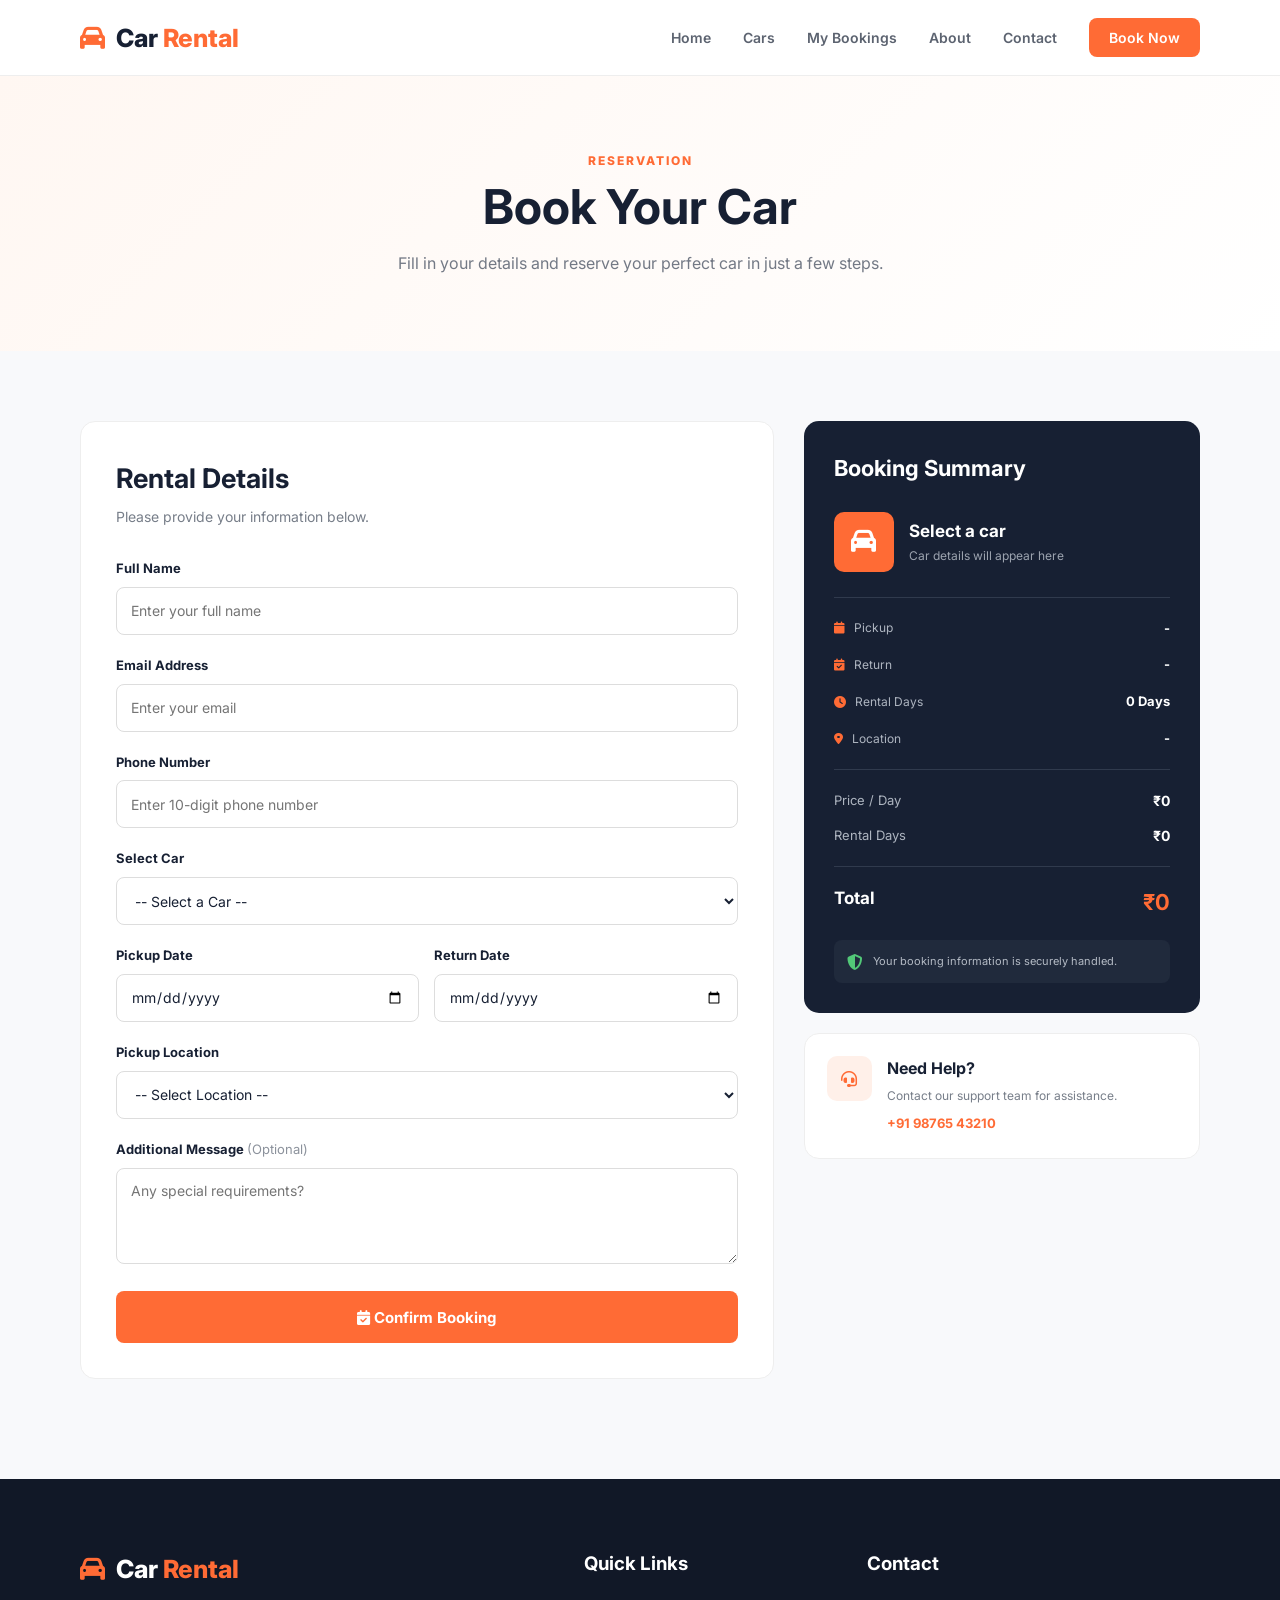
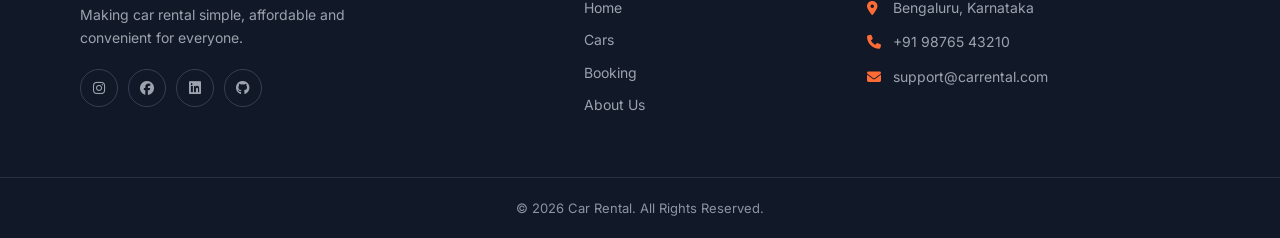
<file: booking.html>
<!DOCTYPE html>
<html lang="en">

<head>

    <meta charset="UTF-8">

    <meta
        name="viewport"
        content="width=device-width, initial-scale=1.0"
    >

    <title>Book a Car | Car Rental</title>

    <!-- CSS -->
    <link
        rel="stylesheet"
        href="css/style.css"
    >

    <!-- Google Font -->
    <link
        rel="preconnect"
        href="https://fonts.googleapis.com"
    >

    <link
        rel="preconnect"
        href="https://fonts.gstatic.com"
        crossorigin
    >

    <link
        href="https://fonts.googleapis.com/css2?family=Inter:wght@400;500;600;700;800&display=swap"
        rel="stylesheet"
    >

    <!-- Font Awesome -->
    <link
        rel="stylesheet"
        href="https://cdnjs.cloudflare.com/ajax/libs/font-awesome/6.5.2/css/all.min.css"
    >

</head>


<body>


    <!-- =========================
         NAVIGATION
    ========================== -->

    <header class="header">

        <nav class="navbar container">


            <!-- Logo -->

            <a
                href="index.html"
                class="logo"
            >

                <i class="fa-solid fa-car"></i>

                Car <span>Rental</span>

            </a>


            <!-- Mobile Menu -->

            <button
                class="menu-btn"
                id="menuBtn"
            >

                <i class="fa-solid fa-bars"></i>

            </button>


            <!-- Navigation -->

            <ul
                class="nav-links"
                id="navLinks"
            >

                <li>

                    <a href="index.html">
                        Home
                    </a>

                </li>


                <li>

                    <a href="cars.html">
                        Cars
                    </a>

                </li>


                <li>
                    <a href="bookings.html">
                       My Bookings
                    </a>
                </li>

                <li>

                    <a href="index.html#about">
                        About
                    </a>

                </li>


                <li>

                    <a href="index.html#contact">
                        Contact
                    </a>

                </li>


                <li>

                    <a
                        href="booking.html"
                        class="nav-book-btn active"
                    >
                        Book Now
                    </a>

                </li>

            </ul>

        </nav>

    </header>



    <!-- =========================
         PAGE HEADER
    ========================== -->

    <section class="page-header">

        <div class="container">

            <p class="section-label">
                RESERVATION
            </p>

            <h1>
                Book Your Car
            </h1>

            <p>
                Fill in your details and reserve your
                perfect car in just a few steps.
            </p>

        </div>

    </section>



    <!-- =========================
         BOOKING SECTION
    ========================== -->

    <section class="booking-section">

        <div class="container booking-grid">


            <!-- =========================
                 BOOKING FORM
            ========================== -->

            <div class="booking-form-card">

                <div class="booking-heading">

                    <h2>
                        Rental Details
                    </h2>

                    <p>
                        Please provide your information below.
                    </p>

                </div>


                <form id="bookingForm">


                    <!-- Customer Name -->

                    <div class="form-group">

                        <label for="customerName">
                            Full Name
                        </label>

                        <input
                            type="text"
                            id="customerName"
                            placeholder="Enter your full name"
                            required
                        >

                        <small
                            class="error-message"
                            id="nameError"
                        ></small>

                    </div>



                    <!-- Email -->

                    <div class="form-group">

                        <label for="customerEmail">
                            Email Address
                        </label>

                        <input
                            type="email"
                            id="customerEmail"
                            placeholder="Enter your email"
                            required
                        >

                        <small
                            class="error-message"
                            id="emailError"
                        ></small>

                    </div>



                    <!-- Phone -->

                    <div class="form-group">

                        <label for="customerPhone">
                            Phone Number
                        </label>

                        <input
                            type="tel"
                            id="customerPhone"
                            placeholder="Enter 10-digit phone number"
                            maxlength="10"
                            required
                        >

                        <small
                            class="error-message"
                            id="phoneError"
                        ></small>

                    </div>



                    <!-- Car -->

                    <div class="form-group">

                        <label for="carSelect">
                            Select Car
                        </label>

                        <select
                            id="carSelect"
                            required
                        >

                            <option value="">
                                -- Select a Car --
                            </option>

                        </select>

                        <small
                            class="error-message"
                            id="carError"
                        ></small>

                    </div>



                    <!-- Dates -->

                    <div class="date-grid">


                        <!-- Pickup -->

                        <div class="form-group">

                            <label for="pickupDate">
                                Pickup Date
                            </label>

                            <input
                                type="date"
                                id="pickupDate"
                                required
                            >

                        </div>



                        <!-- Return -->

                        <div class="form-group">

                            <label for="returnDate">
                                Return Date
                            </label>

                            <input
                                type="date"
                                id="returnDate"
                                required
                            >

                        </div>

                    </div>



                    <!-- Pickup Location -->

                    <div class="form-group">

                        <label for="pickupLocation">
                            Pickup Location
                        </label>

                        <select id="pickupLocation" required>

                            <option value="">
                                -- Select Location --
                            </option>

                            <option value="Bengaluru">
                                Bengaluru
                            </option>

                            <option value="Yelahanka">
                                Yelahanka
                            </option>

                            <option value="Hebbal">
                                Hebbal
                            </option>

                            <option value="Electronic City">
                                Electronic City
                            </option>

                        </select>

                    </div>



                    <!-- Additional Message -->

                    <div class="form-group">

                        <label for="message">
                            Additional Message
                            <span>(Optional)</span>
                        </label>

                        <textarea
                            id="message"
                            rows="4"
                            placeholder="Any special requirements?"
                        ></textarea>

                    </div>



                    <!-- Submit -->

                    <button
                        type="submit"
                        class="booking-submit-btn"
                    >

                        <i class="fa-solid fa-calendar-check"></i>

                        Confirm Booking

                    </button>

                </form>

            </div>



            <!-- =========================
                 BOOKING SUMMARY
            ========================== -->

            <div class="booking-summary">


                <div class="summary-card">


                    <h2>
                        Booking Summary
                    </h2>


                    <!-- Selected Car -->

                    <div
                        class="summary-car"
                        id="summaryCar"
                    >

                        <div class="summary-car-icon">

                            <i class="fa-solid fa-car"></i>

                        </div>

                        <div>

                            <h3 id="summaryCarName">
                                Select a car
                            </h3>

                            <p id="summaryCarCategory">
                                Car details will appear here
                            </p>

                        </div>

                    </div>



                    <!-- Rental Information -->

                    <div class="summary-details">


                        <div>

                            <span>
                                <i class="fa-solid fa-calendar"></i>
                                Pickup
                            </span>

                            <strong id="summaryPickup">
                                -
                            </strong>

                        </div>


                        <div>

                            <span>
                                <i class="fa-solid fa-calendar-check"></i>
                                Return
                            </span>

                            <strong id="summaryReturn">
                                -
                            </strong>

                        </div>


                        <div>

                            <span>
                                <i class="fa-solid fa-clock"></i>
                                Rental Days
                            </span>

                            <strong id="summaryDays">
                                0 Days
                            </strong>

                        </div>


                        <div>

                            <span>
                                <i class="fa-solid fa-location-dot"></i>
                                Location
                            </span>

                            <strong id="summaryLocation">
                                -
                            </strong>

                        </div>

                    </div>



                    <!-- Price -->

                    <div class="summary-price">


                        <div>

                            <span>
                                Price / Day
                            </span>

                            <strong id="summaryPrice">
                                ₹0
                            </strong>

                        </div>


                        <div>

                            <span>
                                Rental Days
                            </span>

                            <strong id="summaryDayPrice">
                                ₹0
                            </strong>

                        </div>


                        <div class="total-row">

                            <span>
                                Total
                            </span>

                            <strong id="summaryTotal">
                                ₹0
                            </strong>

                        </div>

                    </div>



                    <!-- Security -->

                    <div class="secure-message">

                        <i class="fa-solid fa-shield-halved"></i>

                        <p>
                            Your booking information is
                            securely handled.
                        </p>

                    </div>

                </div>


                <!-- Help -->

                <div class="help-card">

                    <i class="fa-solid fa-headset"></i>

                    <div>

                        <h3>
                            Need Help?
                        </h3>

                        <p>
                            Contact our support team
                            for assistance.
                        </p>

                        <a href="tel:+919876543210">
                            +91 98765 43210
                        </a>

                    </div>

                </div>

            </div>

        </div>

    </section>



    <!-- =========================
         FOOTER
    ========================== -->

    <footer
        class="footer"
        id="contact"
    >

        <div class="container footer-grid">


            <div>

                <a
                    href="index.html"
                    class="logo footer-logo"
                >

                    <i class="fa-solid fa-car"></i>

                    Car <span>Rental</span>

                </a>

                <p>
                    Making car rental simple, affordable
                    and convenient for everyone.
                </p>


                <div class="social-links">

                    <a href="#">
                        <i class="fa-brands fa-instagram"></i>
                    </a>

                    <a href="#">
                        <i class="fa-brands fa-facebook"></i>
                    </a>

                    <a href="#">
                        <i class="fa-brands fa-linkedin"></i>
                    </a>

                    <a href="#">
                        <i class="fa-brands fa-github"></i>
                    </a>

                </div>

            </div>



            <div>

                <h3>
                    Quick Links
                </h3>

                <a href="index.html">
                    Home
                </a>

                <a href="cars.html">
                    Cars
                </a>

                <a href="booking.html">
                    Booking
                </a>

                <a href="index.html#about">
                    About Us
                </a>

            </div>



            <div>

                <h3>
                    Contact
                </h3>

                <p>
                    <i class="fa-solid fa-location-dot"></i>
                    Bengaluru, Karnataka
                </p>

                <p>
                    <i class="fa-solid fa-phone"></i>
                    +91 98765 43210
                </p>

                <p>
                    <i class="fa-solid fa-envelope"></i>
                    support@carrental.com
                </p>

            </div>

        </div>



        <div class="footer-bottom">

            <p>
                © 2026 Car Rental. All Rights Reserved.
            </p>

        </div>

    </footer>



    <!-- JavaScript -->

    <script src="js/data.js"></script>

    <script src="js/main.js"></script>

    <script src="js/booking.js"></script>


</body>

</html>
</file>
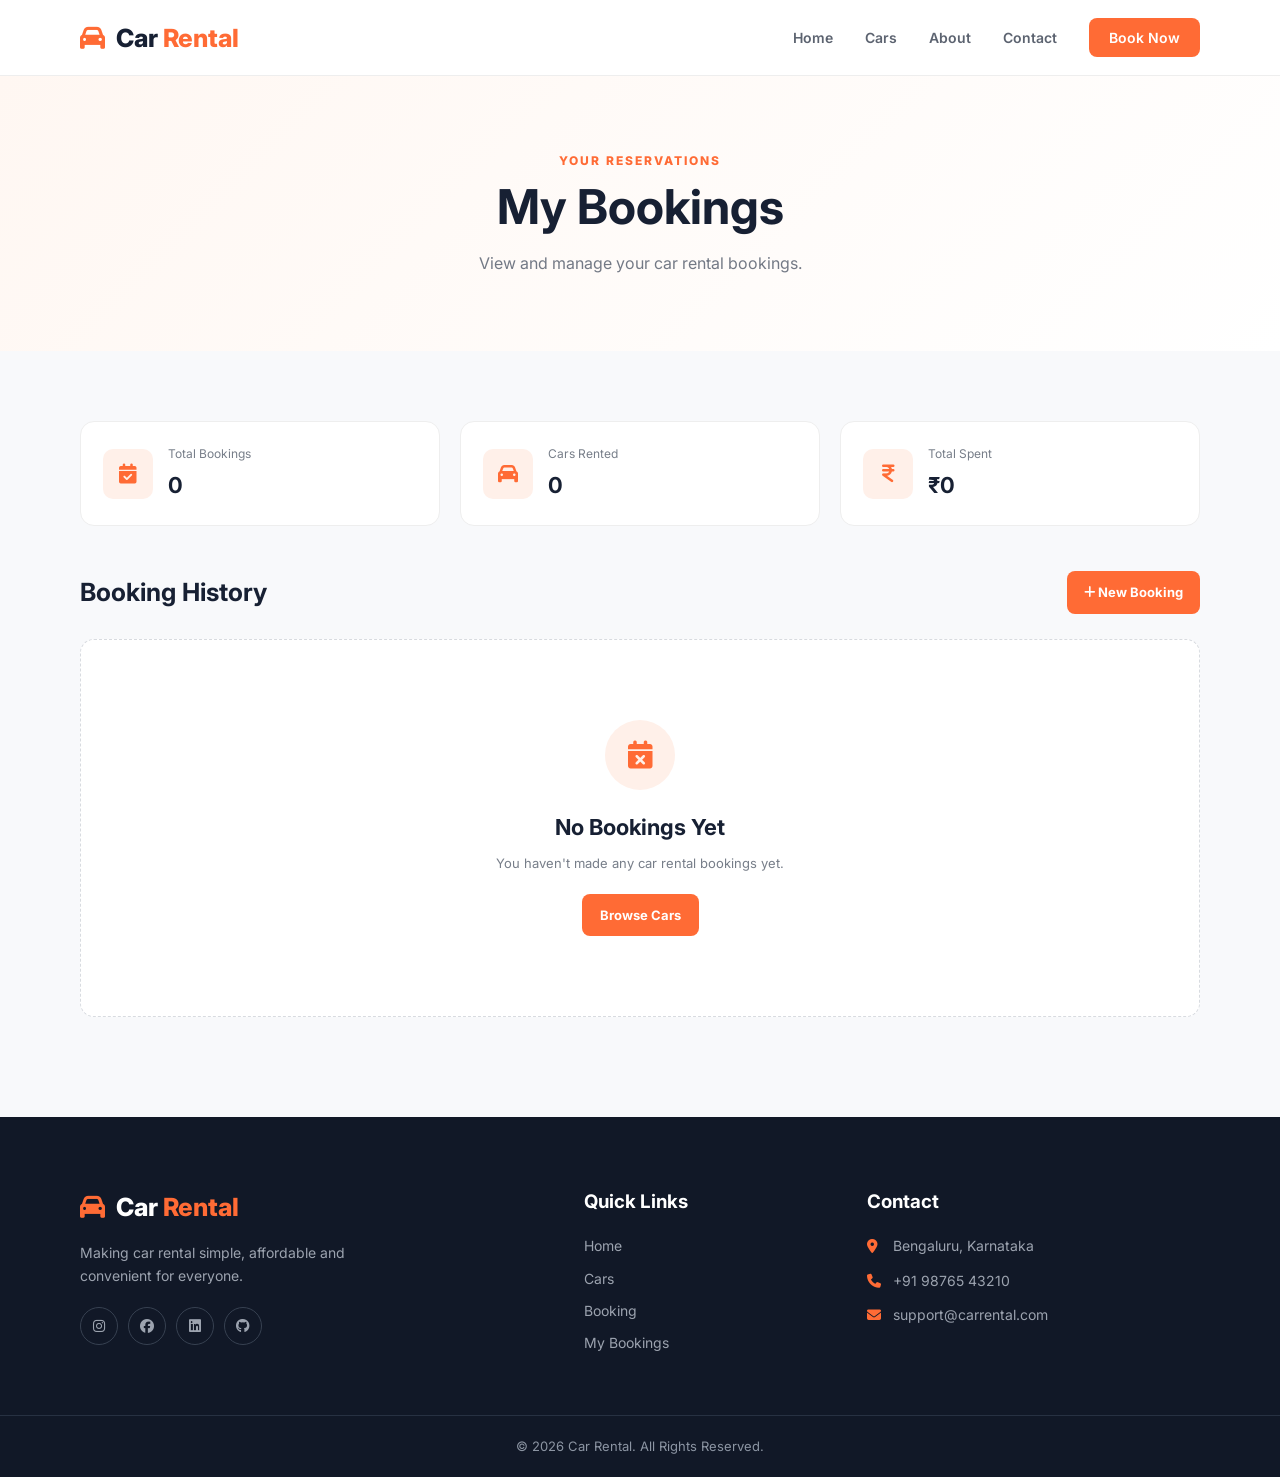
<file: bookings.html>
<!DOCTYPE html>
<html lang="en">

<head>

    <meta charset="UTF-8">

    <meta
        name="viewport"
        content="width=device-width, initial-scale=1.0"
    >

    <title>My Bookings | Car Rental</title>

    <!-- CSS -->

    <link
        rel="stylesheet"
        href="css/style.css"
    >


    <!-- Google Font -->

    <link
        rel="preconnect"
        href="https://fonts.googleapis.com"
    >

    <link
        rel="preconnect"
        href="https://fonts.gstatic.com"
        crossorigin
    >

    <link
        href="https://fonts.googleapis.com/css2?family=Inter:wght@400;500;600;700;800&display=swap"
        rel="stylesheet"
    >


    <!-- Font Awesome -->

    <link
        rel="stylesheet"
        href="https://cdnjs.cloudflare.com/ajax/libs/font-awesome/6.5.2/css/all.min.css"
    >

</head>


<body>


    <!-- =========================
         NAVIGATION
    ========================== -->

    <header class="header">

        <nav class="navbar container">


            <!-- Logo -->

            <a
                href="index.html"
                class="logo"
            >

                <i class="fa-solid fa-car"></i>

                Car <span>Rental</span>

            </a>


            <!-- Mobile Menu -->

            <button
                class="menu-btn"
                id="menuBtn"
            >

                <i class="fa-solid fa-bars"></i>

            </button>


            <!-- Navigation Links -->

            <ul
                class="nav-links"
                id="navLinks"
            >

                <li>

                    <a href="index.html">
                        Home
                    </a>

                </li>


                <li>

                    <a href="cars.html">
                        Cars
                    </a>

                </li>


                <li>

                    <a href="index.html#about">
                        About
                    </a>

                </li>


                <li>

                    <a href="index.html#contact">
                        Contact
                    </a>

                </li>


                <li>

                    <a
                        href="booking.html"
                        class="nav-book-btn"
                    >
                        Book Now
                    </a>

                </li>

            </ul>

        </nav>

    </header>



    <!-- =========================
         PAGE HEADER
    ========================== -->

    <section class="page-header">

        <div class="container">

            <p class="section-label">
                YOUR RESERVATIONS
            </p>

            <h1>
                My Bookings
            </h1>

            <p>
                View and manage your car rental bookings.
            </p>

        </div>

    </section>



    <!-- =========================
         BOOKINGS SECTION
    ========================== -->

    <section class="bookings-section">

        <div class="container">


            <!-- Booking Statistics -->

            <div class="booking-stats">


                <div class="stat-card">

                    <div class="stat-icon">

                        <i class="fa-solid fa-calendar-check"></i>

                    </div>

                    <div>

                        <span>
                            Total Bookings
                        </span>

                        <strong id="totalBookings">
                            0
                        </strong>

                    </div>

                </div>



                <div class="stat-card">

                    <div class="stat-icon">

                        <i class="fa-solid fa-car"></i>

                    </div>

                    <div>

                        <span>
                            Cars Rented
                        </span>

                        <strong id="carsRented">
                            0
                        </strong>

                    </div>

                </div>



                <div class="stat-card">

                    <div class="stat-icon">

                        <i class="fa-solid fa-indian-rupee-sign"></i>

                    </div>

                    <div>

                        <span>
                            Total Spent
                        </span>

                        <strong id="totalSpent">
                            ₹0
                        </strong>

                    </div>

                </div>

            </div>



            <!-- Bookings Header -->

            <div class="bookings-header">

                <h2>
                    Booking History
                </h2>

                <a
                    href="booking.html"
                    class="new-booking-btn"
                >

                    <i class="fa-solid fa-plus"></i>

                    New Booking

                </a>

            </div>



            <!-- Bookings Container -->

            <div
                id="bookingsContainer"
                class="bookings-container"
            >

                <!-- JavaScript will add bookings here -->

            </div>



            <!-- Empty State -->

            <div
                id="emptyBookings"
                class="empty-bookings"
            >

                <div class="empty-icon">

                    <i class="fa-solid fa-calendar-xmark"></i>

                </div>

                <h2>
                    No Bookings Yet
                </h2>

                <p>
                    You haven't made any car rental bookings yet.
                </p>

                <a
                    href="cars.html"
                    class="empty-book-btn"
                >
                    Browse Cars
                </a>

            </div>

        </div>

    </section>



    <!-- =========================
         FOOTER
    ========================== -->

    <footer
        class="footer"
        id="contact"
    >

        <div class="container footer-grid">


            <!-- Company -->

            <div>

                <a
                    href="index.html"
                    class="logo footer-logo"
                >

                    <i class="fa-solid fa-car"></i>

                    Car <span>Rental</span>

                </a>

                <p>
                    Making car rental simple, affordable
                    and convenient for everyone.
                </p>


                <div class="social-links">

                    <a href="#">
                        <i class="fa-brands fa-instagram"></i>
                    </a>

                    <a href="#">
                        <i class="fa-brands fa-facebook"></i>
                    </a>

                    <a href="#">
                        <i class="fa-brands fa-linkedin"></i>
                    </a>

                    <a href="#">
                        <i class="fa-brands fa-github"></i>
                    </a>

                </div>

            </div>



            <!-- Links -->

            <div>

                <h3>
                    Quick Links
                </h3>

                <a href="index.html">
                    Home
                </a>

                <a href="cars.html">
                    Cars
                </a>

                <a href="booking.html">
                    Booking
                </a>

                <a href="bookings.html">
                    My Bookings
                </a>

            </div>



            <!-- Contact -->

            <div>

                <h3>
                    Contact
                </h3>

                <p>
                    <i class="fa-solid fa-location-dot"></i>
                    Bengaluru, Karnataka
                </p>

                <p>
                    <i class="fa-solid fa-phone"></i>
                    +91 98765 43210
                </p>

                <p>
                    <i class="fa-solid fa-envelope"></i>
                    support@carrental.com
                </p>

            </div>

        </div>



        <div class="footer-bottom">

            <p>
                © 2026 Car Rental. All Rights Reserved.
            </p>

        </div>

    </footer>



    <!-- JavaScript -->

    <script src="js/data.js"></script>

    <script src="js/main.js"></script>

    <script src="js/bookings.js"></script>


</body>

</html>
</file>
<file: css/style.css>
/* =========================
   GLOBAL
========================= */

* {
    margin: 0;
    padding: 0;
    box-sizing: border-box;
}

html {
    scroll-behavior: smooth;
}

body {
    font-family: "Inter", sans-serif;
    color: #172033;
    background: #ffffff;
    line-height: 1.6;
}

a {
    text-decoration: none;
    color: inherit;
}

img {
    max-width: 100%;
    display: block;
}

.container {
    width: min(1120px, 92%);
    margin: auto;
}

.section {
    padding: 90px 0;
}


/* =========================
   NAVBAR
========================= */

.header {
    background: #ffffff;
    border-bottom: 1px solid #eeeeee;
    position: sticky;
    top: 0;
    z-index: 1000;
}

.navbar {
    height: 75px;
    display: flex;
    align-items: center;
    justify-content: space-between;
}

.logo {
    font-size: 25px;
    font-weight: 800;
    color: #172033;
}

.logo i {
    color: #ff6b35;
    margin-right: 6px;
}

.logo span {
    color: #ff6b35;
}

.nav-links {
    list-style: none;
    display: flex;
    align-items: center;
    gap: 32px;
}

.nav-links a {
    font-size: 14px;
    font-weight: 600;
    color: #5c6370;
    transition: 0.3s;
}

.nav-links a:hover,
.nav-links a.active {
    color: #ff6b35;
}

.nav-book-btn {
    background: #ff6b35;
    color: #ffffff !important;
    padding: 11px 20px;
    border-radius: 8px;
}

.menu-btn {
    display: none;
    background: none;
    border: none;
    font-size: 24px;
    cursor: pointer;
}


/* =========================
   HERO
========================= */

.hero {
    min-height: 650px;
    background: linear-gradient(135deg, #fff7f2, #ffffff);
    display: flex;
    align-items: center;
}

.hero-content {
    display: grid;
    grid-template-columns: 1fr 1fr;
    gap: 60px;
    align-items: center;
}

.hero-small {
    color: #ff6b35;
    font-size: 14px;
    font-weight: 700;
    margin-bottom: 18px;
}

.hero-small i {
    margin-right: 8px;
}

.hero h1 {
    font-size: clamp(45px, 6vw, 72px);
    line-height: 1.05;
    letter-spacing: -3px;
    margin-bottom: 25px;
}

.hero h1 span {
    color: #ff6b35;
}

.hero-description {
    color: #69707d;
    max-width: 530px;
    font-size: 17px;
    margin-bottom: 30px;
}

.hero-buttons {
    display: flex;
    gap: 15px;
    margin-bottom: 45px;
}

.btn {
    display: inline-flex;
    align-items: center;
    gap: 10px;
    padding: 14px 23px;
    border-radius: 8px;
    font-weight: 700;
    transition: 0.3s;
}

.primary-btn {
    background: #ff6b35;
    color: white;
}

.primary-btn:hover {
    transform: translateY(-2px);
}

.secondary-btn {
    border: 1px solid #ddd;
    background: white;
}

.secondary-btn:hover {
    border-color: #ff6b35;
    color: #ff6b35;
}

.hero-stats {
    display: flex;
    gap: 45px;
}

.hero-stats div {
    display: flex;
    flex-direction: column;
}

.hero-stats strong {
    font-size: 25px;
}

.hero-stats span {
    color: #7b818b;
    font-size: 13px;
}


/* =========================
   HERO CAR
========================= */

.hero-image {
    display: flex;
    justify-content: center;
}

.hero-car-card {
    width: 100%;
    max-width: 500px;
    min-height: 410px;
    border-radius: 25px;
    background: #172033;
    padding: 30px;
    position: relative;
    overflow: hidden;
    color: white;
    box-shadow: 0 25px 60px rgba(23, 32, 51, 0.2);
}

.car-badge {
    display: inline-flex;
    gap: 7px;
    align-items: center;
    background: white;
    color: #172033;
    padding: 8px 14px;
    border-radius: 30px;
    font-size: 12px;
    font-weight: 700;
}

.car-badge i {
    color: #ffb000;
}

.hero-car-placeholder {
    height: 250px;
    display: flex;
    justify-content: center;
    align-items: center;
}

.hero-car-placeholder i {
    font-size: 170px;
    color: #ff6b35;
}

.hero-car-info h3 {
    font-size: 24px;
}

.hero-car-info p {
    color: #b5bbc6;
}


/* =========================
   SEARCH
========================= */

.search-section {
    margin-top: -45px;
    position: relative;
    z-index: 10;
}

.search-box {
    background: white;
    padding: 20px;
    border-radius: 15px;
    box-shadow: 0 15px 50px rgba(0, 0, 0, 0.1);
    display: grid;
    grid-template-columns: 1fr 1fr 1fr auto;
    gap: 15px;
    align-items: center;
}

.search-item {
    display: flex;
    align-items: center;
    gap: 12px;
    border-right: 1px solid #eeeeee;
}

.search-item > i {
    color: #ff6b35;
    font-size: 18px;
}

.search-item div {
    display: flex;
    flex-direction: column;
}

.search-item small {
    color: #8a9099;
}

.search-item strong {
    font-size: 14px;
}

.search-btn {
    background: #ff6b35;
    color: white;
    padding: 14px 22px;
    border-radius: 8px;
    font-weight: 700;
}


/* =========================
   SECTION HEADING
========================= */

.section-heading {
    display: flex;
    justify-content: space-between;
    align-items: end;
    margin-bottom: 40px;
}

.section-label {
    color: #ff6b35;
    font-size: 12px;
    font-weight: 800;
    letter-spacing: 2px;
    margin-bottom: 8px;
}

.section-heading h2,
.about-content h2,
.cta-section h2 {
    font-size: 38px;
    line-height: 1.2;
}

.view-all {
    color: #ff6b35;
    font-weight: 700;
    font-size: 14px;
}


/* =========================
   CAR CARDS
========================= */

.cars-grid {
    display: grid;
    grid-template-columns: repeat(3, 1fr);
    gap: 25px;
}

.car-card {
    border: 1px solid #eeeeee;
    border-radius: 15px;
    overflow: hidden;
    background: white;
    transition: 0.3s;
}

.car-card:hover {
    transform: translateY(-5px);
    box-shadow: 0 15px 35px rgba(0, 0, 0, 0.08);
}

.car-image-container {
    height: 220px;
    background: #f4f4f4;
    position: relative;
    overflow: hidden;
}

.car-image-container img {
    width: 100%;
    height: 100%;
    object-fit: cover;
}

.availability {
    position: absolute;
    top: 15px;
    left: 15px;
    background: #d9f7e5;
    color: #178348;
    padding: 5px 10px;
    border-radius: 20px;
    font-size: 11px;
    font-weight: 700;
}

.car-card-content {
    padding: 20px;
}

.car-title {
    display: flex;
    justify-content: space-between;
}

.car-title h3 {
    font-size: 18px;
}

.car-category {
    font-size: 12px;
    color: #8b919a;
}

.car-details {
    display: flex;
    flex-wrap: wrap;
    gap: 12px;
    margin: 18px 0;
    color: #6c727d;
    font-size: 12px;
}

.car-details span {
    display: flex;
    gap: 5px;
    align-items: center;
}

.car-details i {
    color: #ff6b35;
}

.car-card-bottom {
    border-top: 1px solid #eeeeee;
    padding-top: 15px;
    display: flex;
    align-items: center;
    justify-content: space-between;
}

.car-price {
    font-size: 20px;
    font-weight: 800;
}

.car-price small {
    font-size: 12px;
    color: #8b919a;
    font-weight: 400;
}

.small-book-btn {
    background: #172033;
    color: white;
    padding: 9px 16px;
    border-radius: 7px;
    font-size: 12px;
    font-weight: 700;
}


/* =========================
   ABOUT
========================= */

.about-section {
    background: #f8f9fb;
    padding: 90px 0;
}

.about-grid {
    display: grid;
    grid-template-columns: 1fr 1fr;
    gap: 70px;
    align-items: center;
}

.about-image {
    min-height: 420px;
    background: #172033;
    border-radius: 20px;
    color: white;
    display: flex;
    flex-direction: column;
    align-items: center;
    justify-content: center;
    text-align: center;
}

.about-icon {
    width: 110px;
    height: 110px;
    border-radius: 50%;
    background: #ff6b35;
    display: flex;
    align-items: center;
    justify-content: center;
    margin-bottom: 20px;
}

.about-icon i {
    font-size: 45px;
}

.about-image h3 {
    font-size: 28px;
}

.about-image p {
    color: #b5bbc6;
}

.about-content > p:not(.section-label) {
    color: #707782;
    margin: 15px 0;
}

.about-features {
    margin-top: 25px;
    display: grid;
    grid-template-columns: 1fr 1fr;
    gap: 15px;
}

.about-features div {
    display: flex;
    align-items: center;
    gap: 8px;
    font-size: 14px;
    font-weight: 600;
}

.about-features i {
    color: #ff6b35;
}


/* =========================
   BENEFITS
========================= */

.center-heading {
    justify-content: center;
    text-align: center;
}

.benefits-grid {
    display: grid;
    grid-template-columns: repeat(4, 1fr);
    gap: 20px;
}

.benefit-card {
    padding: 30px 20px;
    border: 1px solid #eeeeee;
    border-radius: 15px;
    text-align: center;
}

.benefit-icon {
    width: 60px;
    height: 60px;
    background: #fff0e9;
    color: #ff6b35;
    border-radius: 12px;
    display: flex;
    align-items: center;
    justify-content: center;
    margin: 0 auto 20px;
    font-size: 22px;
}

.benefit-card h3 {
    margin-bottom: 10px;
}

.benefit-card p {
    color: #777e89;
    font-size: 13px;
}


/* =========================
   CTA
========================= */

.cta-section {
    background: #ff6b35;
    color: white;
    padding: 65px 0;
}

.cta-content {
    display: flex;
    justify-content: space-between;
    align-items: center;
}

.cta-section .section-label {
    color: white;
}

.cta-section h2 {
    margin-bottom: 10px;
}

.cta-section p {
    opacity: 0.9;
}

.white-btn {
    background: white;
    color: #172033;
}


/* =========================
   FOOTER
========================= */

.footer {
    background: #111827;
    color: white;
    padding-top: 70px;
}

.footer-grid {
    display: grid;
    grid-template-columns: 2fr 1fr 1.5fr;
    gap: 60px;
    padding-bottom: 50px;
}

.footer-logo {
    color: white;
    display: inline-block;
    margin-bottom: 15px;
}

.footer-grid > div > p {
    color: #9ca3af;
    max-width: 320px;
    font-size: 14px;
}

.footer-grid h3 {
    margin-bottom: 18px;
}

.footer-grid a:not(.logo) {
    display: block;
    color: #9ca3af;
    font-size: 14px;
    margin-bottom: 10px;
}

.footer-grid a:hover {
    color: white;
}

.footer-grid p {
    margin-bottom: 12px;
}

.footer-grid p i {
    width: 22px;
    color: #ff6b35;
}

.social-links {
    display: flex;
    gap: 10px;
    margin-top: 20px;
}

.social-links a {
    width: 38px;
    height: 38px;
    border: 1px solid #374151;
    border-radius: 50%;
    display: flex !important;
    align-items: center;
    justify-content: center;
}

.footer-bottom {
    border-top: 1px solid #273142;
    padding: 20px;
    text-align: center;
    color: #8c95a3;
    font-size: 13px;
}


/* =========================
   RESPONSIVE
========================= */

@media (max-width: 900px) {

    .hero-content,
    .about-grid {
        grid-template-columns: 1fr;
    }

    .hero {
        padding: 70px 0;
    }

    .cars-grid {
        grid-template-columns: repeat(2, 1fr);
    }

    .benefits-grid {
        grid-template-columns: repeat(2, 1fr);
    }

    .search-box {
        grid-template-columns: 1fr 1fr;
    }

    .search-item {
        border-right: none;
    }

    .search-btn {
        text-align: center;
    }
}


@media (max-width: 650px) {

    .navbar {
        position: relative;
    }

    .menu-btn {
        display: block;
    }

    .nav-links {
        position: absolute;
        top: 75px;
        left: 0;
        width: 100%;
        background: white;
        padding: 20px;
        flex-direction: column;
        align-items: flex-start;
        gap: 18px;
        display: none;
        box-shadow: 0 10px 20px rgba(0, 0, 0, 0.08);
    }

    .nav-links.show {
        display: flex;
    }

    .hero h1 {
        font-size: 45px;
        letter-spacing: -2px;
    }

    .hero-buttons {
        flex-direction: column;
        align-items: flex-start;
    }

    .hero-stats {
        gap: 25px;
    }

    .search-box {
        grid-template-columns: 1fr;
    }

    .cars-grid,
    .benefits-grid {
        grid-template-columns: 1fr;
    }

    .section-heading {
        align-items: flex-start;
        flex-direction: column;
        gap: 15px;
    }

    .section-heading h2,
    .about-content h2,
    .cta-section h2 {
        font-size: 30px;
    }

    .about-features {
        grid-template-columns: 1fr;
    }

    .cta-content {
        flex-direction: column;
        align-items: flex-start;
        gap: 25px;
    }

    .footer-grid {
        grid-template-columns: 1fr;
        gap: 35px;
    }
}

/* =========================
   CARS PAGE
========================= */

.page-header {
    background: linear-gradient(
        135deg,
        #fff7f2,
        #ffffff
    );

    padding: 75px 0;
    text-align: center;
}

.page-header h1 {
    font-size: 48px;
    line-height: 1.2;
    margin-bottom: 15px;
}

.page-header > div > p:last-child {
    color: #737985;
    max-width: 600px;
    margin: auto;
}


/* =========================
   CARS SECTION
========================= */

.cars-section {
    padding: 70px 0 100px;
}


/* =========================
   FILTER BOX
========================= */

.filter-box {
    display: grid;
    grid-template-columns: 1.5fr 1fr 1fr 1fr;
    gap: 15px;

    background: white;

    padding: 25px;

    border: 1px solid #eeeeee;

    border-radius: 15px;

    box-shadow:
        0 10px 30px rgba(0, 0, 0, 0.05);

    margin-bottom: 45px;
}

.filter-item {
    display: flex;
    flex-direction: column;
    gap: 8px;
}

.filter-item label {
    font-size: 12px;
    font-weight: 700;
    color: #4f5661;
}

.filter-item input,
.filter-item select {
    width: 100%;
    height: 45px;

    border: 1px solid #dddddd;

    border-radius: 8px;

    padding: 0 12px;

    font-family: inherit;

    font-size: 13px;

    color: #172033;

    background: white;

    outline: none;
}

.filter-item input:focus,
.filter-item select:focus {
    border-color: #ff6b35;
}


/* Search */

.input-wrapper {
    position: relative;
}

.input-wrapper i {
    position: absolute;

    left: 14px;

    top: 50%;

    transform: translateY(-50%);

    color: #9097a2;

    font-size: 13px;
}

.input-wrapper input {
    padding-left: 38px;
}


/* =========================
   RESULTS HEADER
========================= */

.results-header {
    display: flex;

    justify-content: space-between;

    align-items: center;

    margin-bottom: 25px;
}

.results-header h2 {
    font-size: 25px;
}

.results-header span {
    color: #737985;

    font-size: 13px;

    background: #f3f4f6;

    padding: 7px 13px;

    border-radius: 20px;
}


/* =========================
   NO RESULTS
========================= */

.no-results {
    display: none;

    text-align: center;

    padding: 80px 20px;

    border: 1px dashed #dddddd;

    border-radius: 15px;

    margin-top: 20px;
}

.no-results i {
    font-size: 45px;

    color: #ff6b35;

    margin-bottom: 20px;
}

.no-results h3 {
    font-size: 22px;

    margin-bottom: 5px;
}

.no-results p {
    color: #777e89;

    font-size: 14px;
}


/* =========================
   RESPONSIVE CARS PAGE
========================= */

@media (max-width: 1000px) {

    .filter-box {
        grid-template-columns: 1fr 1fr;
    }

}


@media (max-width: 650px) {

    .page-header {
        padding: 55px 0;
    }

    .page-header h1 {
        font-size: 35px;
    }

    .cars-section {
        padding: 50px 0 70px;
    }

    .filter-box {
        grid-template-columns: 1fr;

        padding: 20px;
    }

    .results-header h2 {
        font-size: 21px;
    }

}

/* =========================
   BOOKING PAGE
========================= */

.booking-section {
    padding: 70px 0 100px;
    background: #f8f9fb;
}

.booking-grid {
    display: grid;
    grid-template-columns: 1.4fr 0.8fr;
    gap: 30px;
    align-items: start;
}


/* =========================
   BOOKING FORM
========================= */

.booking-form-card {
    background: white;
    border-radius: 15px;
    padding: 35px;
    border: 1px solid #eeeeee;
}

.booking-heading {
    margin-bottom: 30px;
}

.booking-heading h2 {
    font-size: 27px;
    margin-bottom: 5px;
}

.booking-heading p {
    color: #777e89;
    font-size: 14px;
}

.form-group {
    margin-bottom: 20px;
}

.form-group label {
    display: block;
    font-size: 13px;
    font-weight: 700;
    margin-bottom: 8px;
}

.form-group label span {
    color: #8c929c;
    font-weight: 400;
}

.form-group input,
.form-group select,
.form-group textarea {
    width: 100%;
    border: 1px solid #dddddd;
    border-radius: 8px;
    padding: 13px 14px;
    font-family: inherit;
    font-size: 14px;
    color: #172033;
    background: white;
    outline: none;
    transition: 0.2s;
}

.form-group input,
.form-group select {
    height: 48px;
}

.form-group textarea {
    resize: vertical;
}

.form-group input:focus,
.form-group select:focus,
.form-group textarea:focus {
    border-color: #ff6b35;
    box-shadow: 0 0 0 3px rgba(255, 107, 53, 0.08);
}

.date-grid {
    display: grid;
    grid-template-columns: 1fr 1fr;
    gap: 15px;
}

.error-message {
    display: block;
    color: #dc3545;
    font-size: 11px;
    margin-top: 5px;
}

.booking-submit-btn {
    width: 100%;
    height: 52px;
    border: none;
    border-radius: 8px;
    background: #ff6b35;
    color: white;
    font-family: inherit;
    font-size: 15px;
    font-weight: 700;
    cursor: pointer;
    transition: 0.3s;
}

.booking-submit-btn:hover {
    background: #e95724;
    transform: translateY(-1px);
}


/* =========================
   SUMMARY
========================= */

.booking-summary {
    position: sticky;
    top: 100px;
}

.summary-card {
    background: #172033;
    color: white;
    padding: 30px;
    border-radius: 15px;
}

.summary-card > h2 {
    font-size: 22px;
    margin-bottom: 25px;
}

.summary-car {
    display: flex;
    align-items: center;
    gap: 15px;
    padding-bottom: 25px;
    border-bottom: 1px solid #303a4d;
}

.summary-car-icon {
    width: 60px;
    height: 60px;
    background: #ff6b35;
    border-radius: 10px;
    display: flex;
    justify-content: center;
    align-items: center;
}

.summary-car-icon i {
    font-size: 25px;
}

.summary-car h3 {
    font-size: 17px;
}

.summary-car p {
    color: #9ca3af;
    font-size: 12px;
}

.summary-details {
    padding: 20px 0;
    border-bottom: 1px solid #303a4d;
}

.summary-details > div {
    display: flex;
    justify-content: space-between;
    align-items: center;
    margin-bottom: 16px;
}

.summary-details > div:last-child {
    margin-bottom: 0;
}

.summary-details span {
    color: #aeb5c0;
    font-size: 12px;
}

.summary-details span i {
    color: #ff6b35;
    margin-right: 6px;
}

.summary-details strong {
    font-size: 13px;
    text-align: right;
}

.summary-price {
    padding: 20px 0;
}

.summary-price > div {
    display: flex;
    justify-content: space-between;
    margin-bottom: 13px;
}

.summary-price span {
    color: #aeb5c0;
    font-size: 13px;
}

.summary-price strong {
    font-size: 14px;
}

.summary-price .total-row {
    border-top: 1px solid #303a4d;
    padding-top: 18px;
    margin-top: 18px;
    margin-bottom: 0;
}

.total-row span {
    color: white;
    font-size: 17px;
    font-weight: 700;
}

.total-row strong {
    color: #ff6b35;
    font-size: 22px;
}

.secure-message {
    display: flex;
    gap: 10px;
    background: #202a3c;
    padding: 13px;
    border-radius: 8px;
    align-items: center;
}

.secure-message i {
    color: #52c878;
}

.secure-message p {
    color: #b4bbc5;
    font-size: 11px;
}


/* =========================
   HELP CARD
========================= */

.help-card {
    background: white;
    border: 1px solid #eeeeee;
    border-radius: 15px;
    padding: 22px;
    margin-top: 20px;
    display: flex;
    gap: 15px;
    align-items: flex-start;
}

.help-card > i {
    width: 45px;
    height: 45px;
    background: #fff0e9;
    color: #ff6b35;
    border-radius: 10px;
    display: flex;
    align-items: center;
    justify-content: center;
}

.help-card h3 {
    font-size: 16px;
    margin-bottom: 4px;
}

.help-card p {
    color: #777e89;
    font-size: 12px;
    margin-bottom: 5px;
}

.help-card a {
    color: #ff6b35;
    font-size: 13px;
    font-weight: 700;
}


/* =========================
   BOOKING RESPONSIVE
========================= */

@media (max-width: 900px) {

    .booking-grid {
        grid-template-columns: 1fr;
    }

    .booking-summary {
        position: static;
    }

}


@media (max-width: 600px) {

    .booking-form-card {
        padding: 22px;
    }

    .date-grid {
        grid-template-columns: 1fr;
        gap: 0;
    }

    .summary-card {
        padding: 22px;
    }

}

/* =========================
   MY BOOKINGS PAGE
========================= */

.bookings-section {
    padding: 70px 0 100px;
    background: #f8f9fb;
}


/* =========================
   BOOKING STATISTICS
========================= */

.booking-stats {
    display: grid;

    grid-template-columns:
        repeat(3, 1fr);

    gap: 20px;

    margin-bottom: 45px;
}

.stat-card {
    background: white;

    border: 1px solid #eeeeee;

    border-radius: 14px;

    padding: 22px;

    display: flex;

    align-items: center;

    gap: 15px;
}

.stat-icon {
    width: 50px;

    height: 50px;

    border-radius: 10px;

    background: #fff0e9;

    color: #ff6b35;

    display: flex;

    justify-content: center;

    align-items: center;
}

.stat-icon i {
    font-size: 20px;
}

.stat-card span {
    display: block;

    color: #777e89;

    font-size: 12px;

    margin-bottom: 4px;
}

.stat-card strong {
    font-size: 22px;

    color: #172033;
}


/* =========================
   BOOKINGS HEADER
========================= */

.bookings-header {
    display: flex;

    justify-content: space-between;

    align-items: center;

    margin-bottom: 25px;
}

.bookings-header h2 {
    font-size: 25px;
}

.new-booking-btn {
    background: #ff6b35;

    color: white;

    padding: 11px 17px;

    border-radius: 8px;

    font-size: 13px;

    font-weight: 700;
}

.new-booking-btn:hover {
    background: #e95724;
}


/* =========================
   BOOKING CARD
========================= */

.bookings-container {
    display: flex;

    flex-direction: column;

    gap: 18px;
}

.booking-history-card {
    background: white;

    border: 1px solid #eeeeee;

    border-radius: 14px;

    padding: 25px;

    display: grid;

    grid-template-columns:
        1.3fr 1fr auto;

    gap: 25px;

    align-items: center;
}


/* Car information */

.history-car {
    display: flex;

    align-items: center;

    gap: 15px;
}

.history-car-icon {
    width: 65px;

    height: 65px;

    border-radius: 10px;

    background: #fff0e9;

    color: #ff6b35;

    display: flex;

    justify-content: center;

    align-items: center;

    flex-shrink: 0;
}

.history-car-icon i {
    font-size: 25px;
}

.history-car h3 {
    font-size: 17px;

    margin-bottom: 4px;
}

.history-car p {
    color: #777e89;

    font-size: 12px;
}


/* Booking details */

.history-details {
    display: grid;

    grid-template-columns:
        1fr 1fr;

    gap: 12px 20px;
}

.history-detail span {
    display: block;

    color: #8a9099;

    font-size: 11px;

    margin-bottom: 3px;
}

.history-detail strong {
    display: block;

    color: #172033;

    font-size: 12px;
}


/* Price and actions */

.history-action {
    text-align: right;
}

.history-price {
    display: block;

    color: #ff6b35;

    font-size: 20px;

    font-weight: 800;

    margin-bottom: 12px;
}

.cancel-btn {
    border: 1px solid #dc3545;

    background: white;

    color: #dc3545;

    border-radius: 7px;

    padding: 8px 13px;

    font-family: inherit;

    font-size: 11px;

    font-weight: 700;

    cursor: pointer;
}

.cancel-btn:hover {
    background: #dc3545;

    color: white;
}


/* Booking ID */

.booking-id {
    display: inline-block;

    background: #f1f3f5;

    color: #68707c;

    padding: 4px 8px;

    border-radius: 4px;

    font-size: 10px;

    margin-top: 7px;
}


/* =========================
   EMPTY BOOKINGS
========================= */

.empty-bookings {
    background: white;

    border: 1px dashed #d8dbe0;

    border-radius: 14px;

    text-align: center;

    padding: 80px 20px;

    display: none;
}

.empty-icon {
    width: 70px;

    height: 70px;

    border-radius: 50%;

    background: #fff0e9;

    color: #ff6b35;

    margin: 0 auto 20px;

    display: flex;

    align-items: center;

    justify-content: center;
}

.empty-icon i {
    font-size: 28px;
}

.empty-bookings h2 {
    font-size: 22px;

    margin-bottom: 8px;
}

.empty-bookings p {
    color: #777e89;

    font-size: 13px;

    margin-bottom: 20px;
}

.empty-book-btn {
    display: inline-block;

    background: #ff6b35;

    color: white;

    padding: 11px 18px;

    border-radius: 8px;

    font-size: 13px;

    font-weight: 700;
}


/* =========================
   RESPONSIVE
========================= */

@media (max-width: 900px) {

    .booking-history-card {
        grid-template-columns: 1fr;

        gap: 20px;
    }

    .history-action {
        text-align: left;

        display: flex;

        justify-content: space-between;

        align-items: center;
    }

    .history-price {
        margin-bottom: 0;
    }

}


@media (max-width: 650px) {

    .booking-stats {
        grid-template-columns: 1fr;
    }

    .bookings-header {
        align-items: flex-start;

        gap: 15px;

        flex-direction: column;
    }

    .history-details {
        grid-template-columns: 1fr 1fr;
    }

    .booking-history-card {
        padding: 20px;
    }

}
</file>
